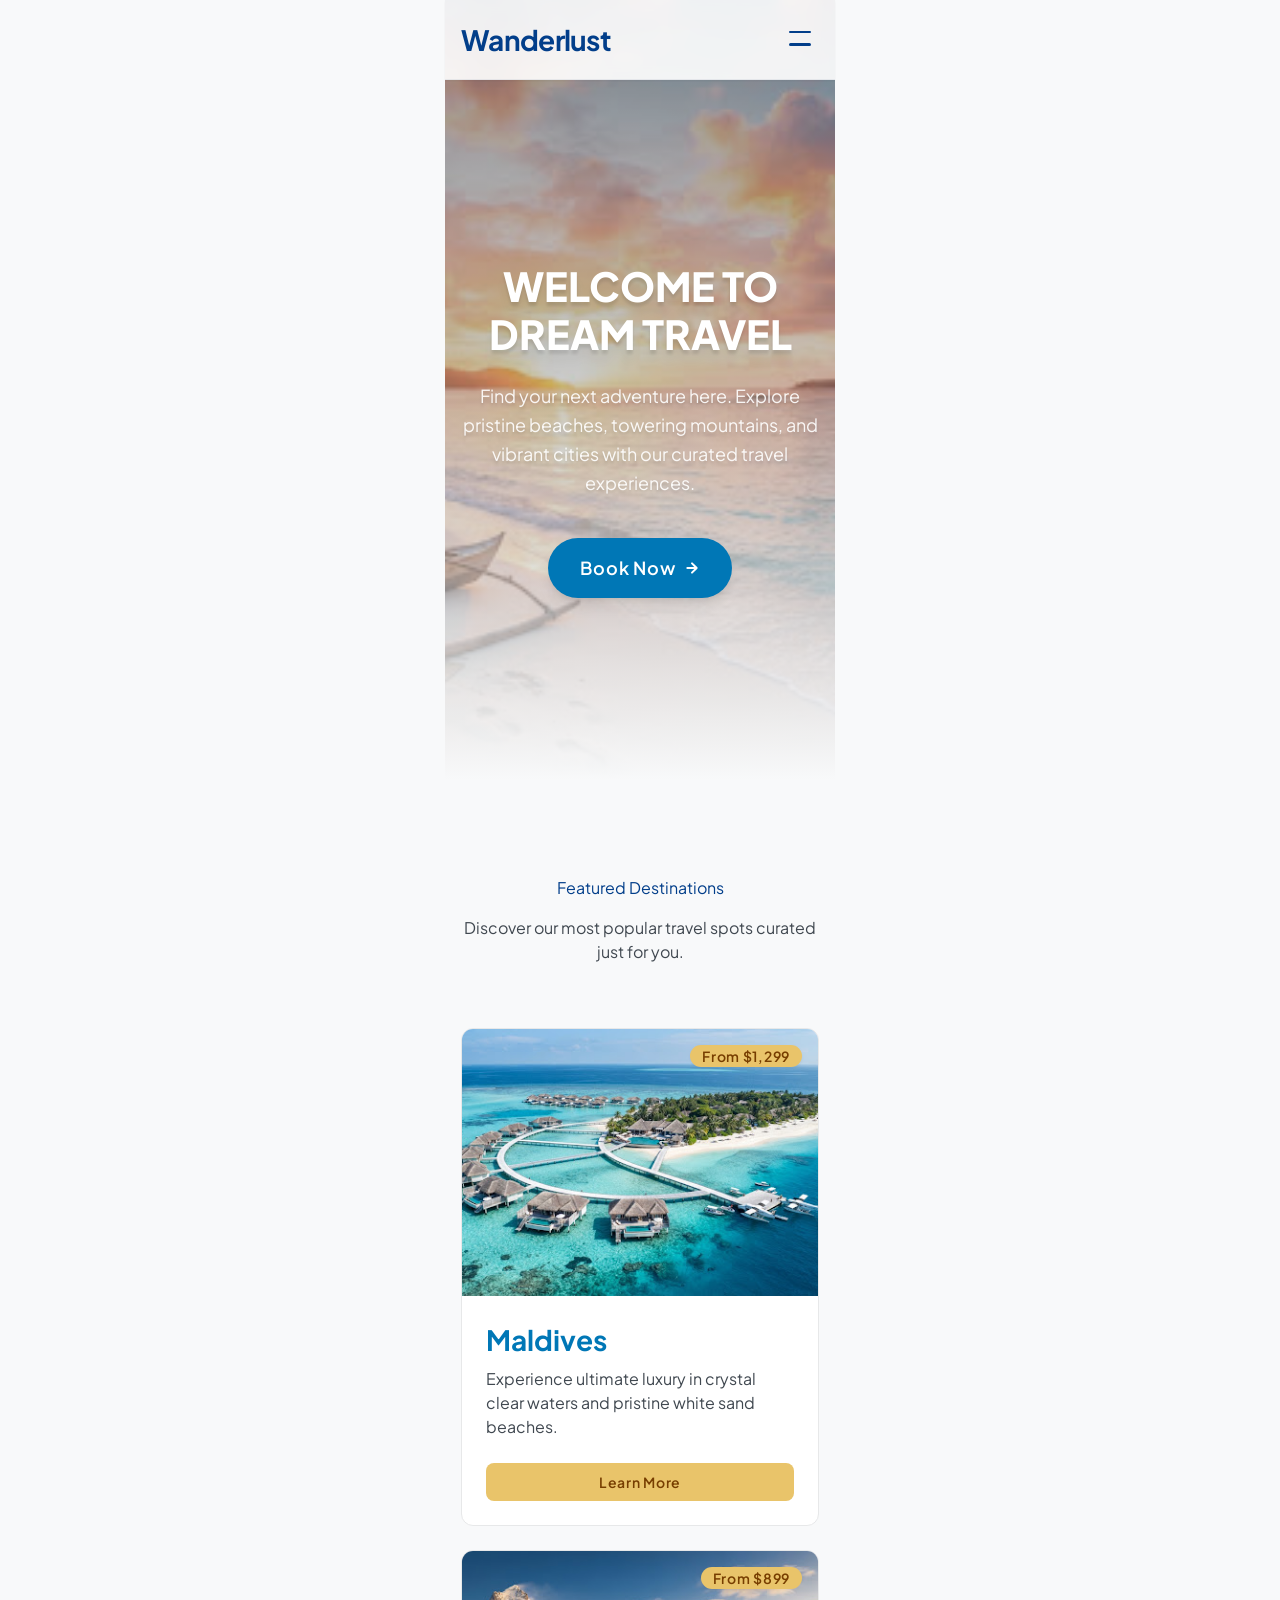
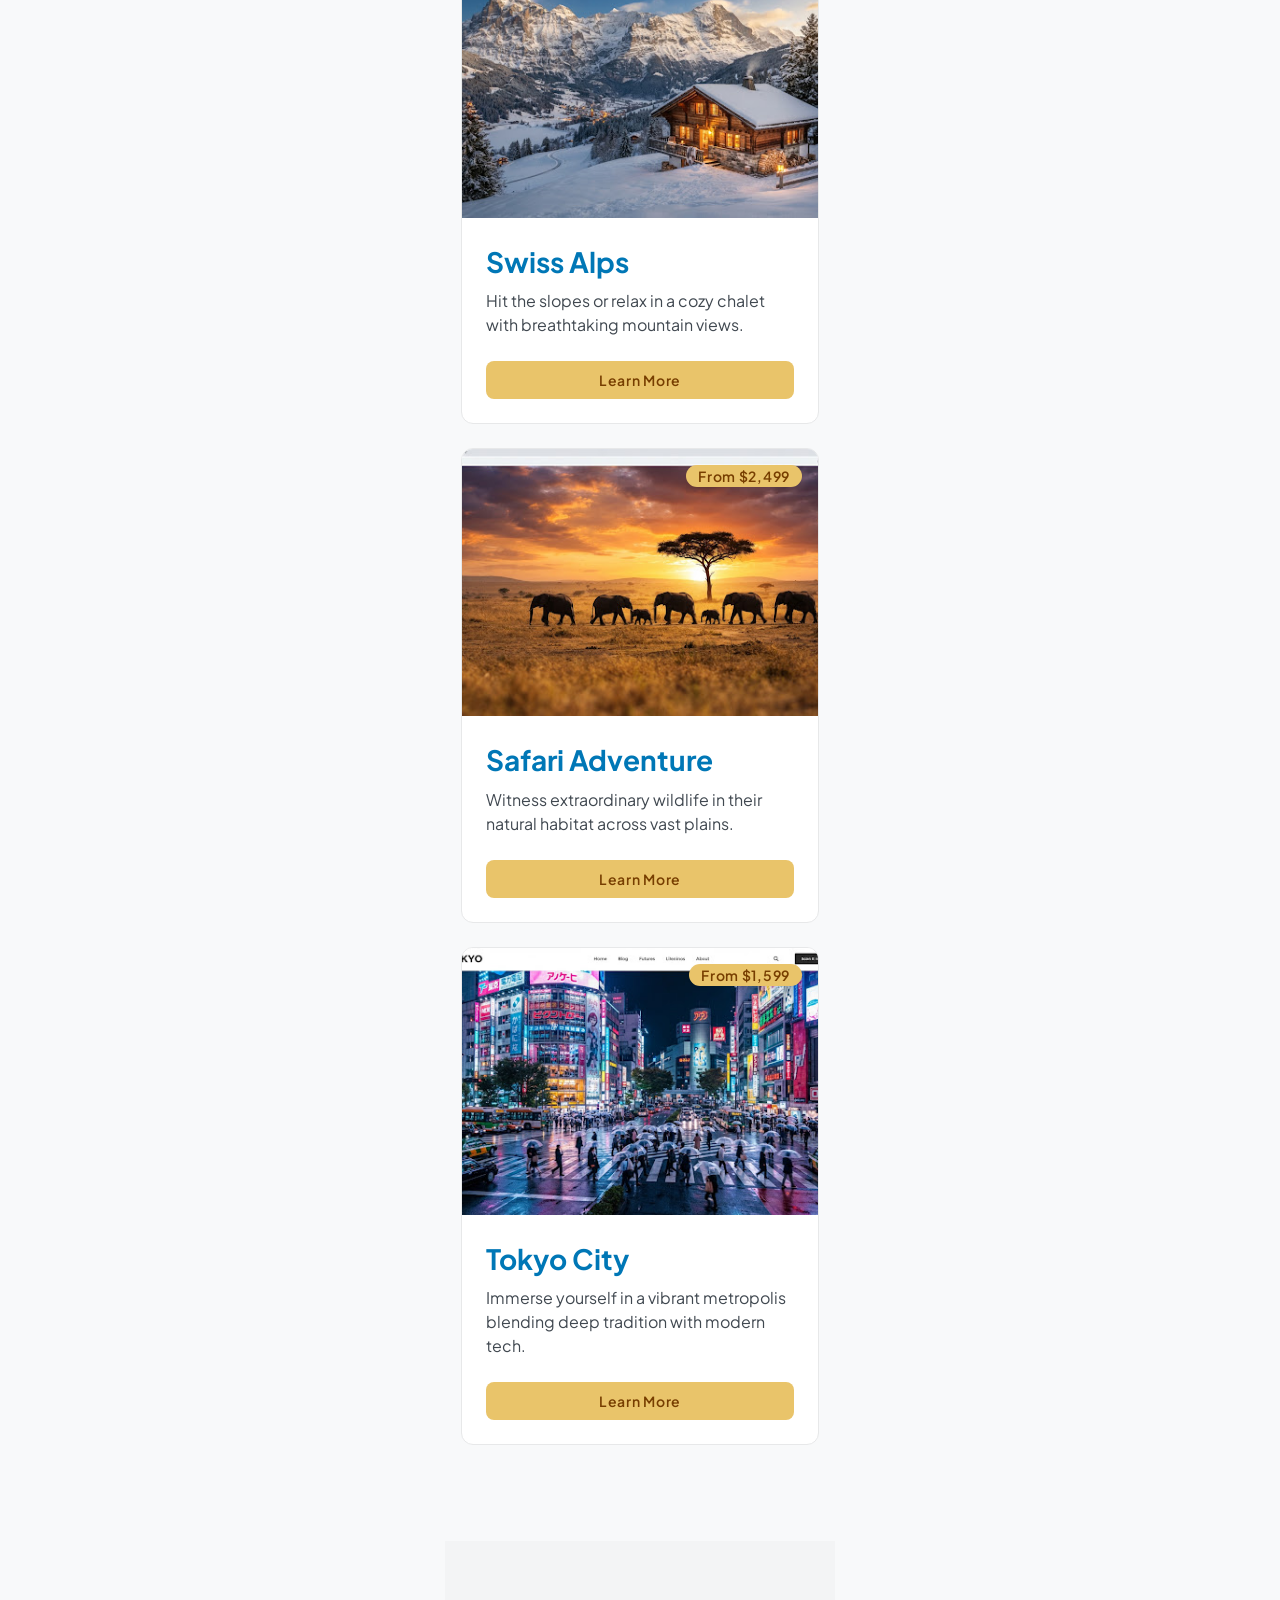
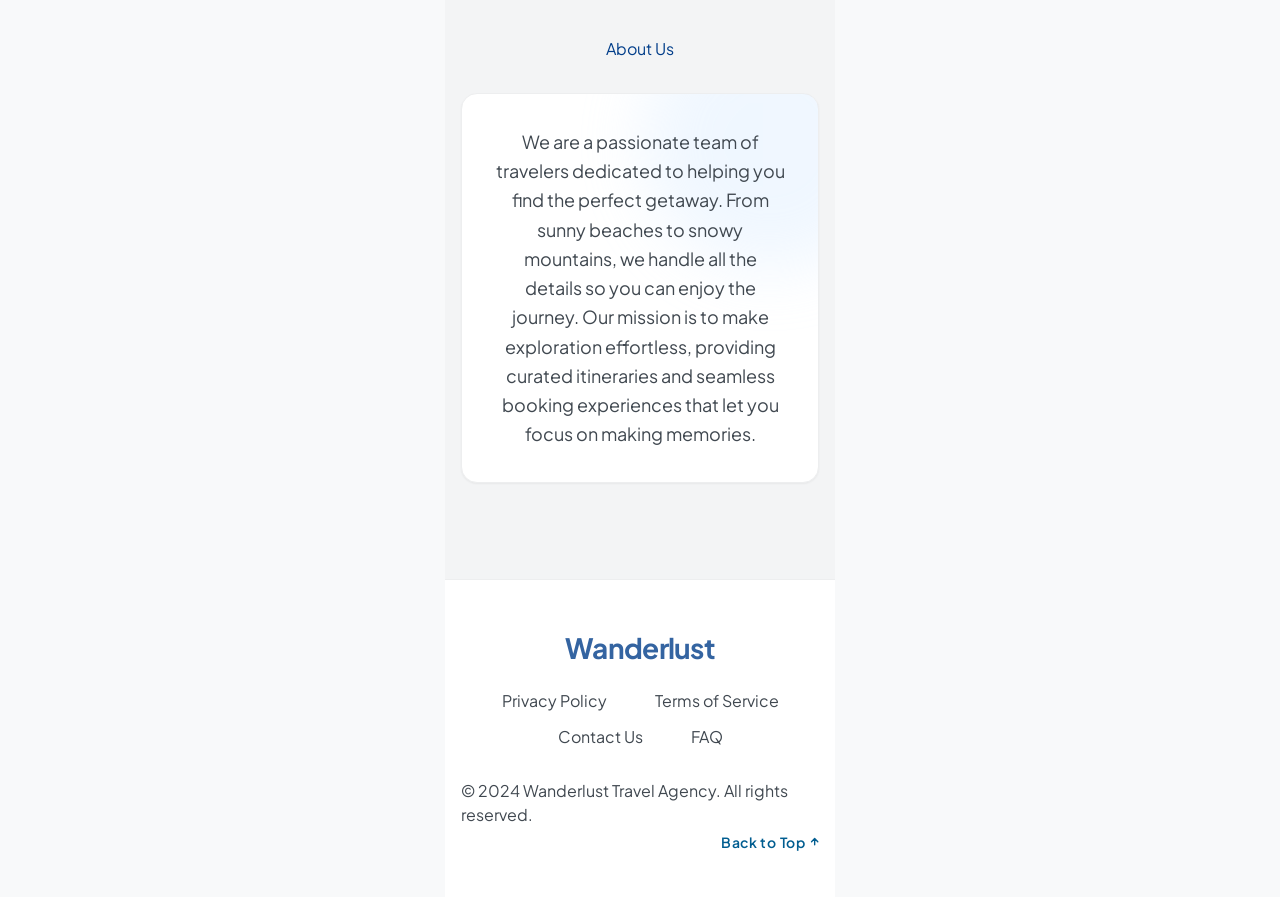
<file: wanderlust/index.html>
<!doctype html>
<html lang="en">
<head>
  <meta charset="utf-8">
  <meta name="viewport" content="width=device-width, initial-scale=1">
  <title>kishnandan</title>
  <meta name="description" content="Find your next adventure here. Explore pristine beaches, towering mountains, and vibrant cities with our curated travel experiences.">
  <link rel="preconnect" href="https://fonts.googleapis.com">
  <link rel="preconnect" href="https://fonts.gstatic.com" crossorigin>
  <link href="https://fonts.googleapis.com/css2?family=Plus+Jakarta+Sans:wght@400;500;600;700;800&display=swap" rel="stylesheet">
  <link rel="stylesheet" href="style.css">
</head>
<body>
  <div class="site-container">

    <!-- Header — node 2:345 -->
    <header class="header" id="top">
      <div class="header__inner">
        <a href="#top" class="logo">Wanderlust</a>
        <button class="menu-btn" aria-label="Open menu" aria-expanded="false" aria-controls="nav">
          <span></span>
          <span></span>
        </button>
        <nav class="nav" id="nav">
          <a href="#top" class="nav__link is-active">Home</a>
          <a href="#about" class="nav__link">About</a>
          <a href="#destinations" class="nav__link">Destinations</a>
          <a href="#destinations" class="btn btn--primary">Book Now</a>
        </nav>
      </div>
    </header>

    <main>

      <!-- Hero — node 2:238 -->
      <section class="hero">
        <div class="hero__content">
          <!-- node 2:245: ExtraBold 40px/48px uppercase, px=27.44px -->
          <h1 class="hero__title">WELCOME TO<br>DREAM TRAVEL</h1>

          <!-- node 2:248: Regular 18px/28.8px, 4 lines, w=358px -->
          <p class="hero__text">
            Find your next adventure here. Explore
            pristine beaches, towering mountains,
            and vibrant cities with our curated travel
            experiences.
          </p>

          <!-- node 2:249: px=32px py=16px gap=8px pill shadow -->
          <a href="#destinations" class="btn btn--primary btn--large">
            <span>Book Now</span>
            <svg class="btn__icon" width="16" height="16" viewBox="0 0 16 16" fill="none" xmlns="http://www.w3.org/2000/svg" aria-hidden="true">
              <path d="M3.33334 8H12.6667M12.6667 8L8.00001 3.33334M12.6667 8L8.00001 12.6667" stroke="currentColor" stroke-width="2" stroke-linecap="round" stroke-linejoin="round"/>
            </svg>
          </a>
        </div>
      </section>

      <!-- Destinations — node 2:254: py=96px px=16px gap=64px -->
      <section class="destinations" id="destinations">
        <div class="destinations__container">

          <!-- node 2:255: gap=16px between title and sub -->
          <header class="section__head">
            <!-- node 2:257: 16px Regular #023e8a -->
            <h2 class="section__title">Featured Destinations</h2>
            <!-- node 2:259: 16px Regular #404850, 2 lines -->
            <p class="section__sub">Discover our most popular travel spots curated<br>just for you.</p>
          </header>

          <!-- node 2:260: gap=24px 1-col cards -->
          <div class="cards">

            <!-- Card 1: Maldives — node 2:261 -->
            <article class="card">
              <div class="card__media">
                <img src="images/maldives.jpg" alt="Maldives turquoise waters and overwater villas" loading="lazy">
                <span class="badge">From $1,299</span>
              </div>
              <div class="card__body">
                <h3 class="card__title">Maldives</h3>
                <!-- node 2:272: 2-line text -->
                <p class="card__text">Experience ultimate luxury in crystal clear waters and pristine white sand beaches.</p>
                <a href="#" class="btn--gold">Learn More</a>
              </div>
            </article>

            <!-- Card 2: Swiss Alps — node 2:275 -->
            <article class="card">
              <div class="card__media">
                <img src="images/swiss-alps.jpg" alt="Swiss Alps cozy wooden chalet in the snow" loading="lazy">
                <span class="badge">From $899</span>
              </div>
              <div class="card__body">
                <h3 class="card__title">Swiss Alps</h3>
                <p class="card__text">Hit the slopes or relax in a cozy chalet with breathtaking mountain views.</p>
                <a href="#" class="btn--gold">Learn More</a>
              </div>
            </article>

            <!-- Card 3: Safari Adventure — node 2:289 -->
            <article class="card">
              <div class="card__media">
                <img src="images/safari.jpg" alt="Safari elephants crossing savanna at sunset" loading="lazy">
                <span class="badge">From $2,499</span>
              </div>
              <div class="card__body">
                <h3 class="card__title">Safari Adventure</h3>
                <p class="card__text">Witness extraordinary wildlife in their natural habitat across vast plains.</p>
                <a href="#" class="btn--gold">Learn More</a>
              </div>
            </article>

            <!-- Card 4: Tokyo City — node 2:303 -->
            <article class="card">
              <div class="card__media">
                <img src="images/tokyo.jpg" alt="Tokyo neon-lit Shibuya crossing at night" loading="lazy">
                <span class="badge">From $1,599</span>
              </div>
              <div class="card__body">
                <h3 class="card__title">Tokyo City</h3>
                <!-- node 2:314: 3-line text -->
                <p class="card__text">Immerse yourself in a vibrant metropolis blending deep tradition with modern tech.</p>
                <a href="#" class="btn--gold">Learn More</a>
              </div>
            </article>

          </div>
        </div>
      </section>

      <!-- About Us — node 2:317: #f3f4f5 py=96px px=16px -->
      <section class="about" id="about">
        <div class="about__container">
          <!-- node 2:320: 16px Regular #023e8a centered -->
          <h2 class="section__title">About Us</h2>

          <!-- node 2:321: p=33px white border #edeeef radius=16px shadow -->
          <div class="about__card">
            <div class="about__glow" aria-hidden="true"></div>
            <!-- node 2:324: 18px/29.25px Regular #404850, centered, word-wrap normal -->
            <p class="about__text">We are a passionate team of travelers dedicated to helping you find the perfect getaway. From sunny beaches to snowy mountains, we handle all the details so you can enjoy the journey. Our mission is to make exploration effortless, providing curated itineraries and seamless booking experiences that let you focus on making memories.</p>
          </div>
        </div>
      </section>

    </main>

    <!-- Footer — node 2:325: white border-top #edeeef -->
    <footer class="footer">
      <div class="footer__inner">

        <!-- node 2:328: 28px Bold #023e8a opacity-80, centered -->
        <a href="#top" class="logo logo--footer">Wanderlust</a>

        <!--
          node 2:329: 72px tall nav container
          Row 1: Privacy Policy | Terms of Service
          Row 2: Contact Us | FAQ
        -->
        <nav class="footer__nav" aria-label="Footer links">
          <div class="footer__nav-row">
            <a href="#">Privacy Policy</a>
            <a href="#">Terms of Service</a>
          </div>
          <div class="footer__nav-row">
            <a href="#">Contact Us</a>
            <a href="#">FAQ</a>
          </div>
        </nav>

        <!--
          node 2:338: flex-col gap=8px items-end
          Copyright: left-aligned text (node 2:340), 2-line, pr≈34px
          Back to Top: right-aligned (node 2:341), SemiBold #005d90 tracking=0.7px + 9.333px icon
        -->
        <div class="footer__meta">
          <p class="footer__copy">© 2024 Wanderlust Travel Agency. All rights reserved.</p>
          <a href="#top" class="back-top">
            <span>Back to Top</span>
            <svg viewBox="0 0 10 10" fill="none" xmlns="http://www.w3.org/2000/svg" aria-hidden="true">
              <path d="M5 8.33334V1.66667M1.66667 5.00001L5 1.66667L8.33333 5.00001" stroke="currentColor" stroke-width="1.5" stroke-linecap="round" stroke-linejoin="round"/>
            </svg>
          </a>
        </div>

      </div>
    </footer>

  </div>

  <script>
    const menuBtn = document.querySelector('.menu-btn');
    const nav = document.getElementById('nav');
    if (menuBtn && nav) {
      menuBtn.addEventListener('click', () => {
        const open = menuBtn.classList.toggle('is-open');
        nav.classList.toggle('is-open', open);
        menuBtn.setAttribute('aria-expanded', String(open));
      });
      nav.querySelectorAll('a').forEach(l => l.addEventListener('click', () => {
        menuBtn.classList.remove('is-open');
        nav.classList.remove('is-open');
        menuBtn.setAttribute('aria-expanded', 'false');
      }));
    }
  </script>
</body>
</html>
</file>
<file: wanderlust/style.css>
/* ==========================================================================
   Wanderlust — Pixel-Perfect to Figma Desktop Frame (390px)
   Measured from figma_desktop_full.png (394×4035px)
   ========================================================================== */

:root {
  --navy:          #023e8a;
  --blue:          #0077b6;
  --blue-dark:     #005d90;
  --gold:          #e9c46a;
  --gold-text:     #773e00;
  --text:          #404850;
  --text-light:    rgba(255,255,255,0.9);
  --white:         #ffffff;
  --bg:            #f8f9fa;
  --bg-alt:        #f3f4f5;
  --border:        #e7e8e9;
  --border-alt:    #edeeef;
  --header-border: rgba(191,199,209,0.3);
  --frame-w:       390px;
  --content-w:     358px;
  --header-h:      80px;
  --font: "Plus Jakarta Sans", system-ui, -apple-system, BlinkMacSystemFont, "Segoe UI", Roboto, sans-serif;
}

*, *::before, *::after { box-sizing: border-box; }

html {
  scroll-behavior: smooth;
  scroll-padding-top: var(--header-h);
}

body {
  margin: 0; padding: 0;
  background: var(--bg);
  font-family: var(--font);
  color: var(--text);
  -webkit-font-smoothing: antialiased;
  display: flex;
  justify-content: center;
  align-items: flex-start;
  min-height: 100vh;
}

img { display: block; max-width: 100%; }
a { color: inherit; text-decoration: none; }
h1, h2, h3, p { margin: 0; }

/* ==========================================================================
   Site Container — 390px
   ========================================================================== */
.site-container {
  width: 100%;
  max-width: var(--frame-w);
  background: var(--bg);
  position: relative;
}

/* ==========================================================================
   HEADER — sticky, 80px, frosted glass
   node 2:345: backdrop-blur-6px, border-bottom rgba(191,199,209,0.3)
   shadow: 0px 1px 2px 0px rgba(0,0,0,0.05)
   ========================================================================== */
.header {
  position: sticky;
  top: 0;
  z-index: 1000;
  width: 100%;
  height: var(--header-h);
  background: rgba(255,255,255,0.9);
  backdrop-filter: blur(6px);
  -webkit-backdrop-filter: blur(6px);
  border-bottom: 1px solid var(--header-border);
  box-shadow: 0px 1px 2px 0px rgba(0,0,0,0.05);
}

.header__inner {
  height: 100%;
  padding: 0 16px;
  display: flex;
  align-items: center;
  justify-content: space-between;
}

/* Logo — node 2:348 — 28px Bold #023e8a tracking -0.7px lh 39.2px */
.logo {
  font-size: 28px;
  font-weight: 700;
  letter-spacing: -0.7px;
  line-height: 39.2px;
  color: var(--navy);
  user-select: none;
}

/* Menu button — node 2:349 — pt 8px, pb 11px, px 8px. 2 bars: 22.5×2.5px */
.menu-btn {
  display: flex;
  flex-direction: column;
  justify-content: space-between;
  align-items: flex-start;
  width: 38.5px;
  height: 34px;
  padding: 8px 8px 11px;
  background: none;
  border: 0;
  cursor: pointer;
}
.menu-btn span {
  display: block;
  width: 22.5px;
  height: 2.5px;
  border-radius: 9999px;
  background: var(--navy);
  transition: transform 0.25s ease;
}
.menu-btn.is-open span:nth-child(1) { transform: translateY(6px) rotate(45deg); }
.menu-btn.is-open span:nth-child(2) { transform: translateY(-6px) rotate(-45deg); }

/* Dropdown nav */
.nav {
  display: none;
  position: absolute;
  top: var(--header-h);
  left: 0; right: 0;
  flex-direction: column;
  padding: 12px 20px 24px;
  background: var(--white);
  box-shadow: 0 12px 24px rgba(0,0,0,0.08);
  border-bottom: 1px solid var(--border);
  z-index: 999;
}
.nav.is-open { display: flex; }
.nav__link {
  padding: 14px 0;
  font-size: 16px;
  line-height: 24px;
  border-bottom: 1px solid var(--border);
  color: var(--text);
}
.nav__link.is-active { color: var(--blue-dark); font-weight: 600; }
.nav .btn--primary { margin-top: 16px; padding: 12px; font-size: 15px; text-align: center; }

/* ==========================================================================
   HERO — node 2:238 — h=780px, flex items-center justify-center, pt=80px
   The hero extends behind the sticky header (margin-top: -80px pulls it up).
   padding-top: 80px shifts the flex center down so content lands at y≈262.
   ========================================================================== */
.hero {
  position: relative;
  width: 100%;
  height: 780px;
  margin-top: calc(-1 * var(--header-h));
  padding-top: var(--header-h);
  display: flex;
  align-items: center;
  justify-content: center;
  overflow: hidden;
  text-align: center;
  background:
    linear-gradient(180deg, rgba(0,0,0,0.40) 0%, rgba(0,0,0,0.20) 50%, var(--bg) 100%),
    url("images/hero-beach.jpg") center top / cover no-repeat;
}

/* Container — node 2:242 — px 16px, items-center */
.hero__content {
  position: relative;
  z-index: 2;
  display: flex;
  flex-direction: column;
  align-items: center;
  padding: 0 16px;
  width: 100%;
}

/* Title — node 2:245 — 40px/48px ExtraBold uppercase, px 27.44px drop-shadow */
.hero__title {
  font-size: 40px;
  line-height: 48px;
  font-weight: 800;
  color: var(--white);
  text-transform: uppercase;
  text-align: center;
  padding: 0 27.44px;
  margin-bottom: 24px;
  filter: drop-shadow(0px 4px 1.5px rgba(0,0,0,0.1)) drop-shadow(0px 10px 4px rgba(0,0,0,0.04));
  white-space: nowrap;
}

/* Subtitle — node 2:247/2:248 — 18px/28.8px Regular, w=358px, 4 lines drop-shadow */
.hero__text {
  width: 100%;
  max-width: 358px;
  font-size: 18px;
  line-height: 28.8px;
  font-weight: 400;
  color: var(--text-light);
  text-align: center;
  margin-bottom: 40px;
  filter: drop-shadow(0px 2px 1px rgba(0,0,0,0.06)) drop-shadow(0px 4px 1.5px rgba(0,0,0,0.07));
}

/* Buttons */
.btn {
  display: inline-flex;
  align-items: center;
  justify-content: center;
  font-family: inherit;
  font-weight: 600;
  border: 0;
  cursor: pointer;
  text-decoration: none;
}
.btn--primary { background: var(--blue); color: var(--white); border-radius: 9999px; }

/* Book Now — node 2:249 — px 32px py 16px gap 8px, shadow */
.btn--large {
  padding: 16px 32px;
  font-size: 18px;
  font-weight: 600;
  letter-spacing: 0.9px;
  line-height: 28px;
  gap: 8px;
  box-shadow: 0px 10px 15px -3px rgba(0,0,0,0.1), 0px 4px 6px -4px rgba(0,0,0,0.1);
}
.btn__icon { flex-shrink: 0; }

/* ==========================================================================
   DESTINATIONS — node 2:254
   py=96px, px=16px. Inner gap=64px between header and cards.
   Header: gap=16px between title and subtitle.
   ========================================================================== */
.destinations {
  background: var(--bg);
  padding: 96px 16px;
  width: 100%;
}
.destinations__container {
  width: 100%;
  max-width: var(--content-w);
  margin: 0 auto;
  display: flex;
  flex-direction: column;
  gap: 64px;
}

/* Section header — node 2:255 — gap 16px, centered */
.section__head {
  display: flex;
  flex-direction: column;
  align-items: center;
  gap: 16px;
  text-align: center;
  width: 100%;
}

/* Section title — node 2:257 — 16px/24px Regular #023e8a, text-center */
.section__title {
  font-size: 16px;
  line-height: 24px;
  font-weight: 400;
  color: var(--navy);
  text-align: center;
  margin: 0;
}

/* Subtitle — node 2:259 — 16px/24px Regular #404850 */
.section__sub {
  font-size: 16px;
  line-height: 24px;
  font-weight: 400;
  color: var(--text);
  text-align: center;
  margin: 0;
}

/* Cards — node 2:260 — gap 24px, 1 col */
.cards {
  display: flex;
  flex-direction: column;
  gap: 24px;
  width: 100%;
}

/* Card — node 2:261 — white border #e7e8e9 1px, radius 12px, overflow-clip, isolate */
.card {
  width: 100%;
  background: var(--white);
  border: 1px solid var(--border);
  border-radius: 12px;
  overflow: hidden;
  display: flex;
  flex-direction: column;
  isolation: isolate;
}

/* Card image — h=267px */
.card__media {
  position: relative;
  width: 100%;
  height: 267px;
  overflow: hidden;
  flex-shrink: 0;
}
.card__media img { width: 100%; height: 100%; object-fit: cover; }

/* Badge — node 2:264 — #e9c46a pill, px 12 py 4, 14px/14px SemiBold tracking 0.7px */
.badge {
  position: absolute;
  top: 16px;
  right: 16px;
  padding: 4px 12px;
  font-size: 14px;
  font-weight: 600;
  letter-spacing: 0.7px;
  line-height: 14px;
  color: var(--gold-text);
  background: var(--gold);
  border-radius: 9999px;
  filter: drop-shadow(0px 1px 1px rgba(0,0,0,0.05));
}

/* Card body — node 2:266 — p=24px */
.card__body {
  padding: 24px;
  display: flex;
  flex-direction: column;
  flex: 1;
}

/* Card title — node 2:269 — 28px/39.2px Bold #0077b6, mb=8px */
.card__title {
  font-size: 28px;
  font-weight: 700;
  line-height: 39.2px;
  color: var(--blue);
  margin-bottom: 8px;
}

/* Card description — node 2:272 — 16px/24px Regular #404850, mb=24px */
.card__text {
  font-size: 16px;
  line-height: 24px;
  font-weight: 400;
  color: var(--text);
  margin-bottom: 24px;
  flex: 1;
}

/* Learn More — node 2:273 — #e9c46a full-width py=12px radius=8px 14px SemiBold */
.btn--gold {
  display: flex;
  align-items: center;
  justify-content: center;
  width: 100%;
  padding: 12px;
  font-size: 14px;
  font-weight: 600;
  letter-spacing: 0.7px;
  line-height: 14px;
  color: var(--gold-text);
  background: var(--gold);
  border-radius: 8px;
  text-align: center;
  border: 0;
  cursor: pointer;
}

/* ==========================================================================
   ABOUT US — node 2:317 — #f3f4f5 bg, py=96px, px=16px
   Inner container: flex-col gap=32px items-start
   ========================================================================== */
.about {
  background: var(--bg-alt);
  padding: 96px 16px;
  width: 100%;
}
.about__container {
  width: 100%;
  max-width: var(--content-w);
  margin: 0 auto;
  display: flex;
  flex-direction: column;
  align-items: center;
  gap: 32px;
}
.about .section__title { text-align: center; width: 100%; }

/* About card — node 2:321 — white, border #edeeef, radius=16px, p=33px, shadow */
.about__card {
  position: relative;
  width: 100%;
  padding: 33px;
  background: var(--white);
  border: 1px solid var(--border-alt);
  border-radius: 16px;
  box-shadow: 0px 1px 2px 0px rgba(0,0,0,0.05);
  overflow: hidden;
  text-align: center;
}

/* Glow — node 2:322 — 256×256 #cde5ff opacity-30 blur-32px pos: top -80px right -80px */
.about__glow {
  position: absolute;
  top: -80px;
  right: -80px;
  width: 256px;
  height: 256px;
  border-radius: 9999px;
  background: #cde5ff;
  opacity: 0.3;
  filter: blur(32px);
  pointer-events: none;
}

/* About text — node 2:324 — 18px/29.25px Regular #404850, centered, word-wrap normal */
.about__text {
  position: relative;
  z-index: 1;
  font-size: 18px;
  line-height: 29.25px;
  font-weight: 400;
  color: var(--text);
  text-align: center;
  word-break: break-word;
}

/* ==========================================================================
   FOOTER — node 2:325
   From pixel analysis of figma_footer.png (394×280):
   - border-top at y=1-2 (edeeef)
   - Footer inner: px=16px py=48px, flex-col items-center justify-between
   - Logo (Wanderlust): centered, y=60-80 in crop → ~48px from top → logo baseline at ~89px
   - Nav row 1 (Privacy Policy | Terms of Service): y=97-111 → ~89px from top
   - Nav row 2 (Contact Us | FAQ): y=145-156 → ~137px from top
   - Copyright line 1: y=169-183 → ~161px from top (LEFT side, x=20-83ish for 'reserved.')
   - Copyright line 2 (reserved.): y=197-204 → ~189px from top
   - Back to Top: y=221-233 → ~213px from top (RIGHT side x=277-374)
   Footer height from pixel: 280px (y=3755 to y=4034 = 279px ≈ 280px)
   py=48px → content height = 280-96 = 184px
   ========================================================================== */
.footer {
  background: var(--white);
  border-top: 1px solid var(--border-alt);
  width: 100%;
}

.footer__inner {
  width: 100%;
  max-width: var(--content-w);
  margin: 0 auto;
  padding: 48px 0;
  display: flex;
  flex-direction: column;
  align-items: center;
  gap: 0;
}

/* Footer logo — node 2:328 — 28px Bold #023e8a opacity-80, centered */
.logo--footer {
  font-size: 28px;
  font-weight: 700;
  line-height: 39.2px;
  color: var(--navy);
  opacity: 0.8;
  letter-spacing: -0.7px;
  margin-bottom: 16px;
}

/*
  Footer nav — node 2:329 — 72px tall, 358px wide, centered
  Row 1 at top (Privacy Policy | Terms of Service) — gap between centers ~148px
  Row 2 at top+48px (Contact Us | FAQ)

  From pixel analysis (footer crop):
  - Row 1 total text spans X=73 to X=320 → width=248px in a 394px frame
  - Row 1 center = (73+320)/2 = 196.5 ≈ center
  - Row 2 text spans X=131 to X=265 → narrower
  
  Using flex rows with justify-content: center and gap to match Figma:
*/
.footer__nav {
  width: 100%;
  display: flex;
  flex-direction: column;
  align-items: center;
  gap: 0;
  margin-bottom: 24px;
}
.footer__nav-row {
  display: flex;
  justify-content: center;
  align-items: center;
  height: 36px;
  gap: 48px;
}
.footer__nav-row a {
  font-size: 16px;
  line-height: 24px;
  font-weight: 400;
  color: var(--text);
  white-space: nowrap;
}
.footer__nav-row a:hover { color: var(--navy); }

/*
  Footer bottom block — node 2:338 — flex-col gap=8px items-end
  Width: full (358px), aligned right
  Row: copyright left, back-to-top right → they are SEPARATE rows in Figma
  (copyright first at y=169-204, back-to-top at y=221-233)
  But back-to-top X=277-374 (right side) while copyright X=20-340 (full width)
  → copyright wraps 2 lines, back-to-top is a separate row below, right-aligned
*/
.footer__meta {
  width: 100%;
  display: flex;
  flex-direction: column;
  align-items: flex-end;
  gap: 8px;
}
.footer__copy {
  width: 100%;
  font-size: 16px;
  line-height: 24px;
  font-weight: 400;
  color: var(--text);
  text-align: left;
}
.back-top {
  display: inline-flex;
  align-items: center;
  gap: 4px;
  font-size: 14px;
  font-weight: 600;
  letter-spacing: 0.7px;
  line-height: 14px;
  color: var(--blue-dark);
}
.back-top:hover { text-decoration: underline; }
.back-top svg {
  width: 9.333px;
  height: 9.333px;
  flex-shrink: 0;
}
</file>
